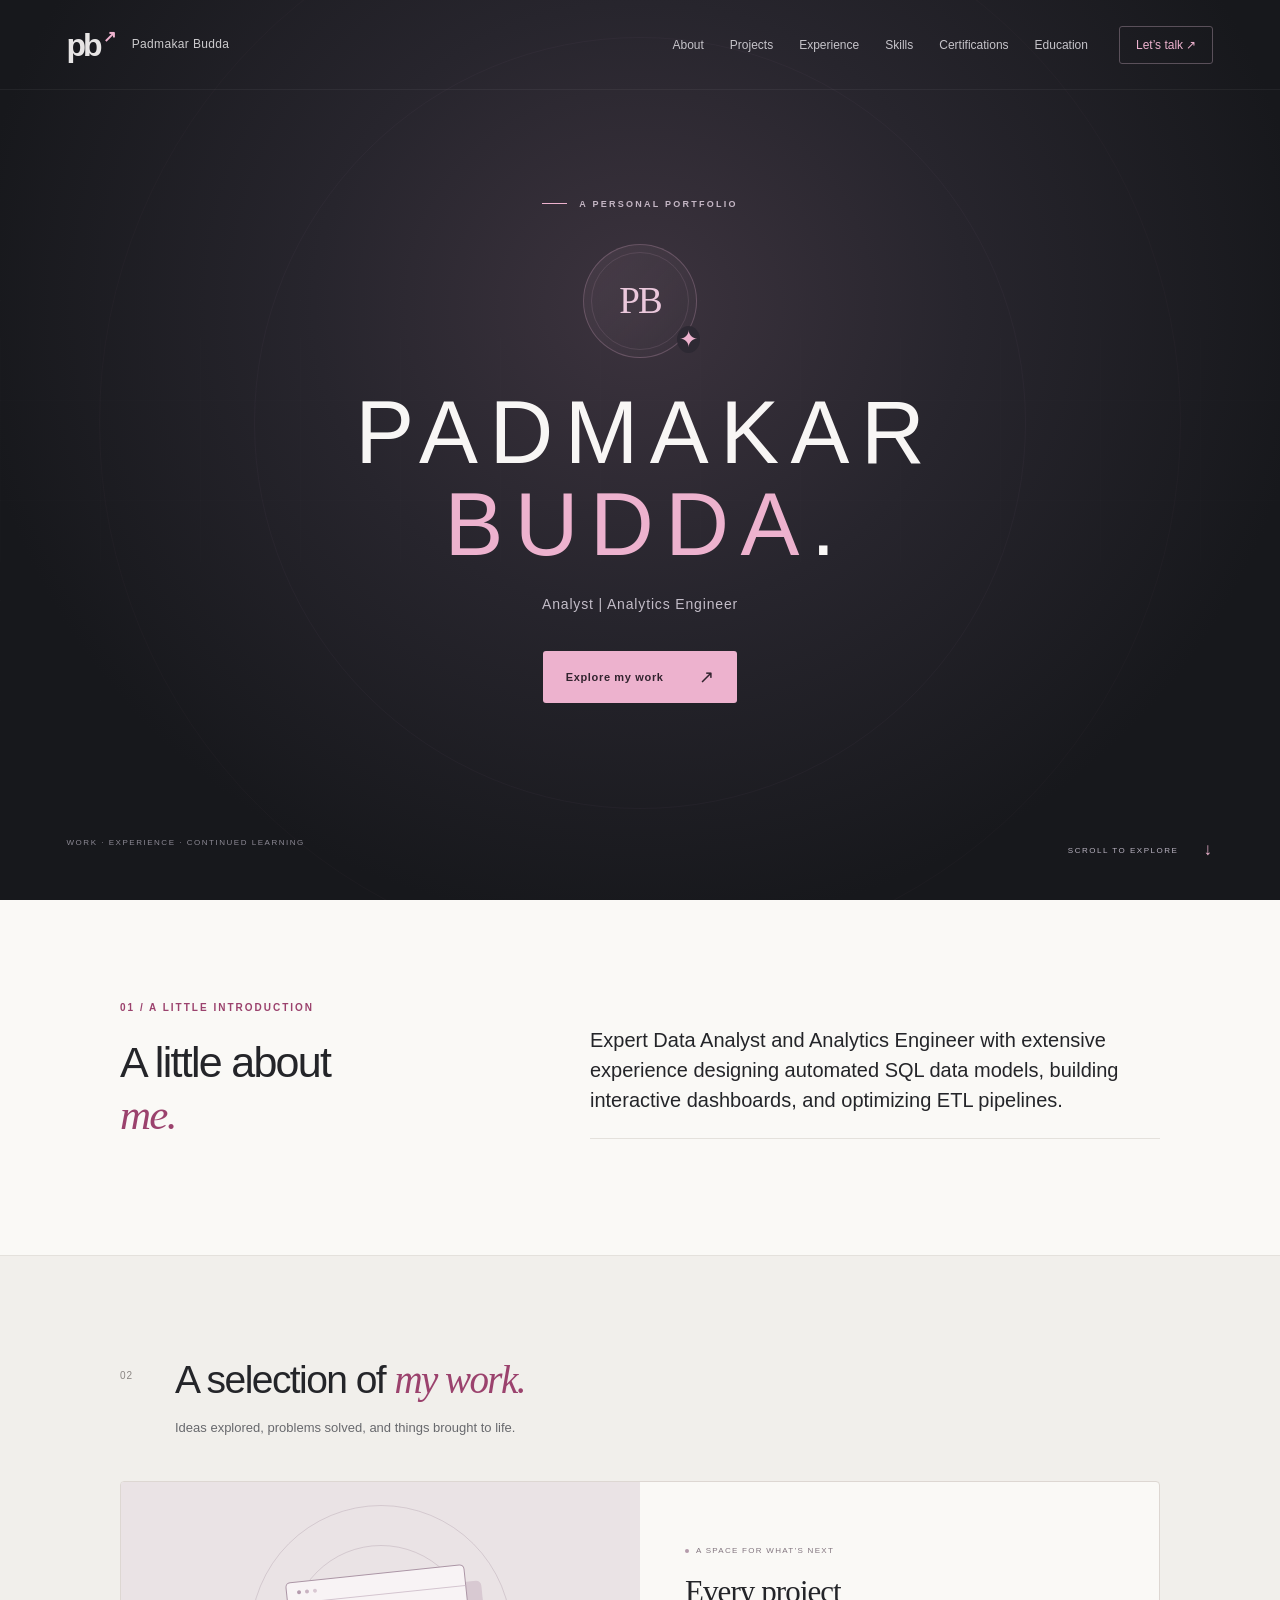
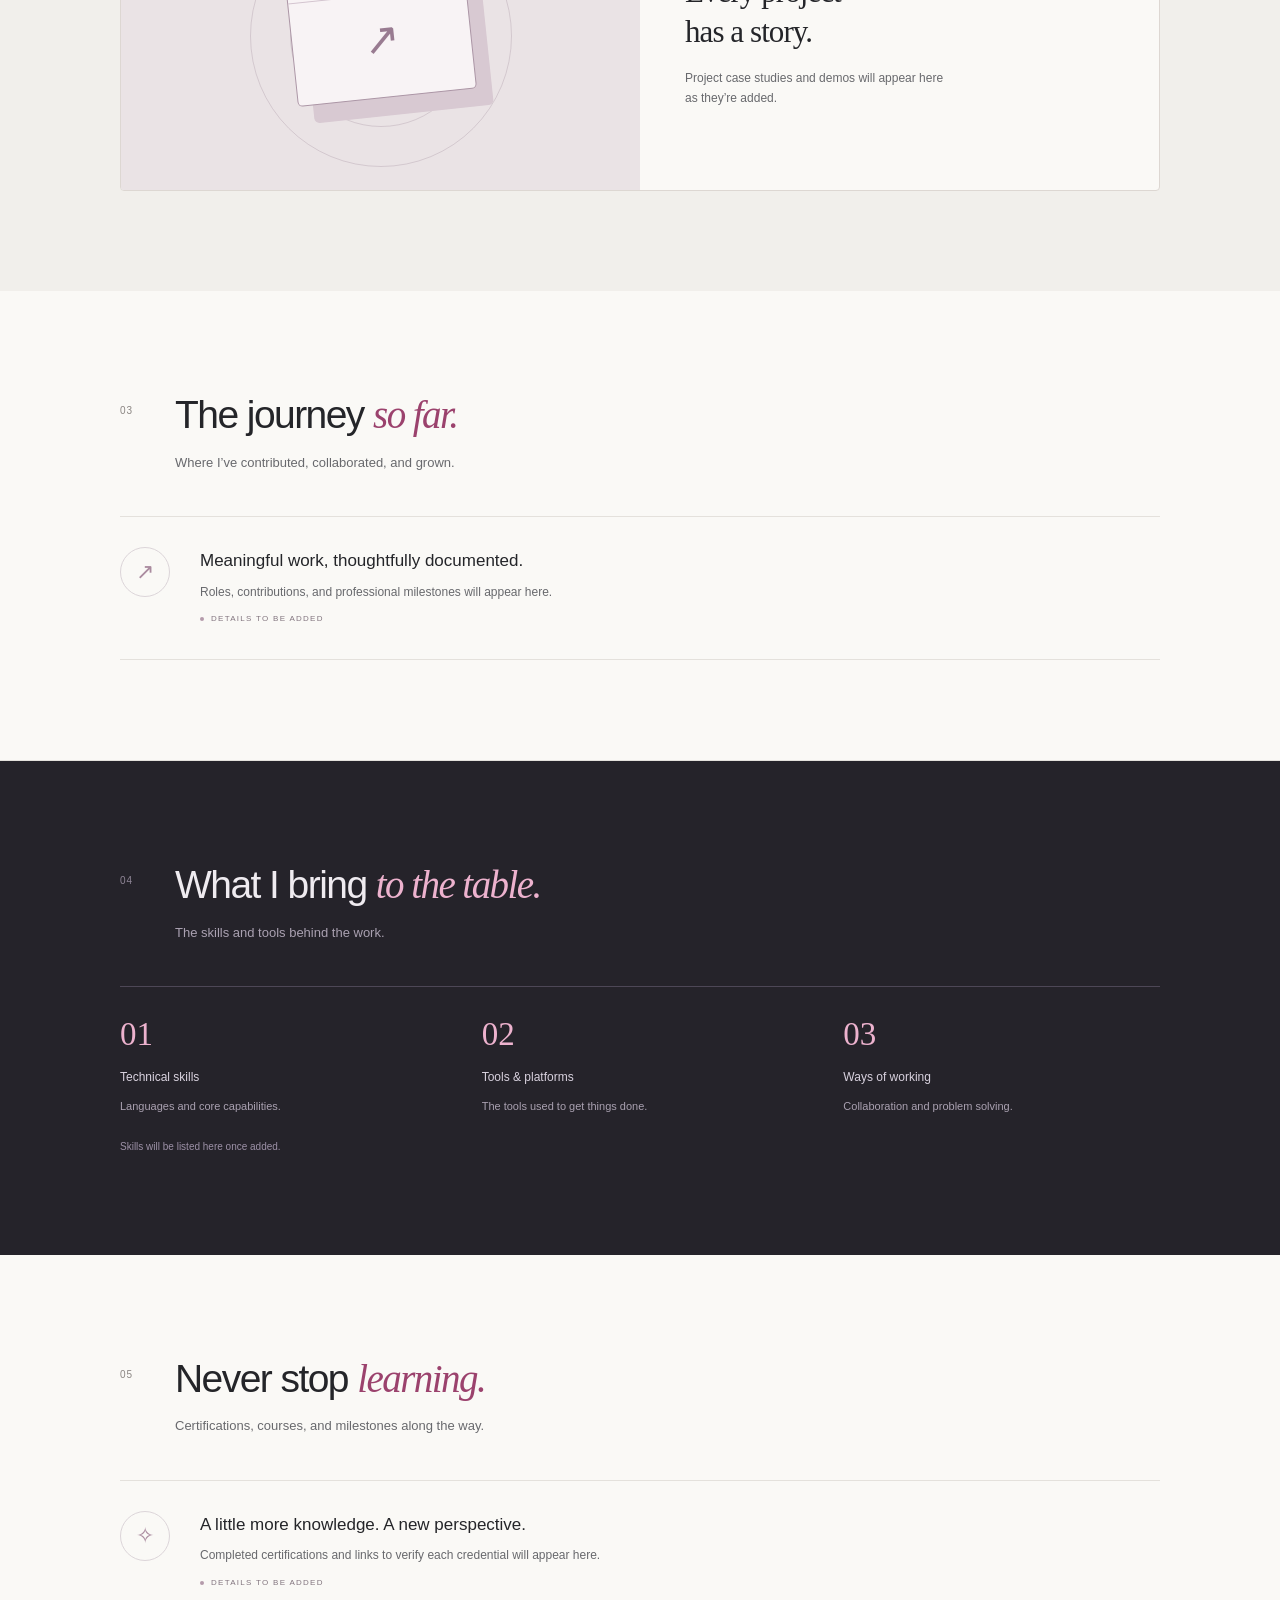
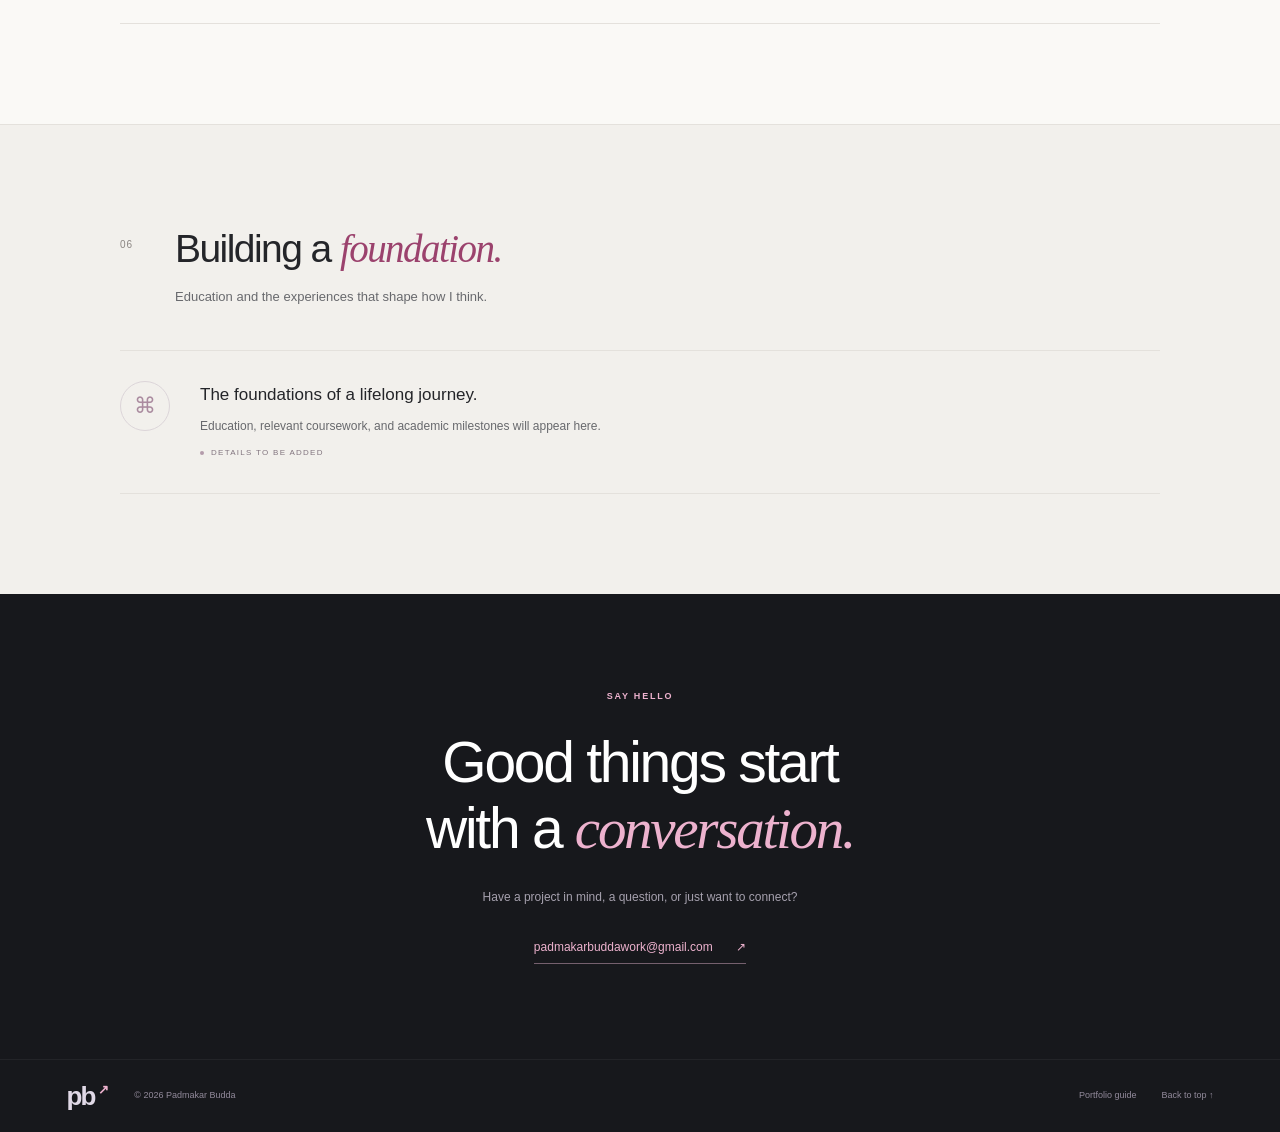
<file: index.html>
<!doctype html>
<html lang="en">
<head>
  <meta charset="utf-8">
  <meta name="viewport" content="width=device-width, initial-scale=1">
  <meta name="theme-color" content="#17181c">
  <meta name="description" content="Explore Padmakar Budda’s personal portfolio: projects, experience, skills, certifications, and continued learning.">
  <meta property="og:title" content="Padmakar Budda | Portfolio">
  <meta property="og:description" content="My work. My journey. A little of what comes next.">
  <meta property="og:url" content="https://padmakarbudda.github.io/">
  <link rel="canonical" href="https://padmakarbudda.github.io/">
  <title>Padmakar Budda | Portfolio</title>
  <link rel="icon" href="./assets/favicon.svg" type="image/svg+xml">
  <link rel="stylesheet" href="./styles.css">
  <script src="./content.js" defer></script>
  <script src="./app.js" defer></script>
</head>
<body>
  <a class="skip-link" href="#main">Skip to content</a>
  <div id="draft-banner" class="draft-banner" hidden>Local draft preview <span>Only visible in this browser.</span><a href="./editor.html">Back to editor ↗</a><a href="./index.html">Exit preview</a></div>
  <header class="site-header" id="site-header">
    <a class="brand" href="#home" aria-label="Portfolio home"><span class="brand-monogram" aria-hidden="true">pb<span>↗</span></span><span class="brand-name">Padmakar Budda</span></a>
    <button id="menu-toggle" class="menu-toggle" type="button" aria-controls="main-nav" aria-expanded="false"><span>Menu</span><svg width="20" height="20" viewBox="0 0 24 24" fill="none" aria-hidden="true"><path d="M4 8h16M4 16h16" stroke="currentColor" stroke-width="1.5"/></svg></button>
    <nav id="main-nav" class="main-nav" aria-label="Main navigation"></nav>
  </header>
  <main id="main">
    <section id="home" class="hero" aria-labelledby="hero-title">
      <div class="hero-grid" aria-hidden="true"></div>
      <div class="hero-inner">
        <p class="eyebrow hero-eyebrow"><span class="small-line"></span> A PERSONAL PORTFOLIO</p>
        <div class="portrait-wrap"><div class="portrait" id="hero-portrait"><span>PB</span></div><span class="portrait-spark" aria-hidden="true">✦</span></div>
        <h1 id="hero-title">PADMAKAR <span>BUDDA<span class="name-dot">.</span></span></h1>
        <p class="hero-role" id="hero-role" hidden></p>
        <p class="hero-tagline" id="hero-tagline">My work. My journey. A little of what comes next.</p>
        <div class="hero-actions"><a class="button button-primary" id="explore-button" href="#projects">Explore my work <span aria-hidden="true">↗</span></a><a class="text-link hero-github" id="hero-github" href="https://github.com/padmakarbudda" target="_blank" rel="noopener noreferrer">View GitHub <span aria-hidden="true">↗</span></a></div>
      </div>
      <div class="hero-bottom"><span>WORK · EXPERIENCE · CONTINUED LEARNING</span><a id="scroll-link" href="#about">SCROLL TO EXPLORE <span aria-hidden="true">↓</span></a></div>
    </section>
    <div id="sections"></div>
    <section id="contact" class="contact-section" aria-labelledby="contact-title">
      <div class="section-shell contact-shell"><p class="eyebrow">SAY HELLO</p><h2 id="contact-title">Good things start<br>with a <em>conversation.</em></h2><p class="contact-copy">Have a project in mind, a question, or just want to connect?</p><div id="contact-links" class="contact-links"></div></div>
    </section>
  </main>
  <footer class="site-footer"><a class="footer-brand" href="#home">pb<span>↗</span></a><p>© <span id="year"></span> <span id="footer-name">Padmakar Budda</span></p><div><a href="./guide.html">Portfolio guide</a><a href="#home">Back to top ↑</a></div></footer>
  <dialog id="project-dialog" class="project-dialog" aria-labelledby="dialog-title"><div class="dialog-top"><span class="eyebrow">PROJECT NOTES</span><button class="icon-button" id="close-dialog" type="button" aria-label="Close project details">×</button></div><div id="dialog-content"></div></dialog>
  <noscript><div class="noscript-note">Please enable JavaScript to view the portfolio sections. You can also find Padmakar on <a href="https://github.com/padmakarbudda">GitHub</a>.</div></noscript>
</body>
</html>
</file>
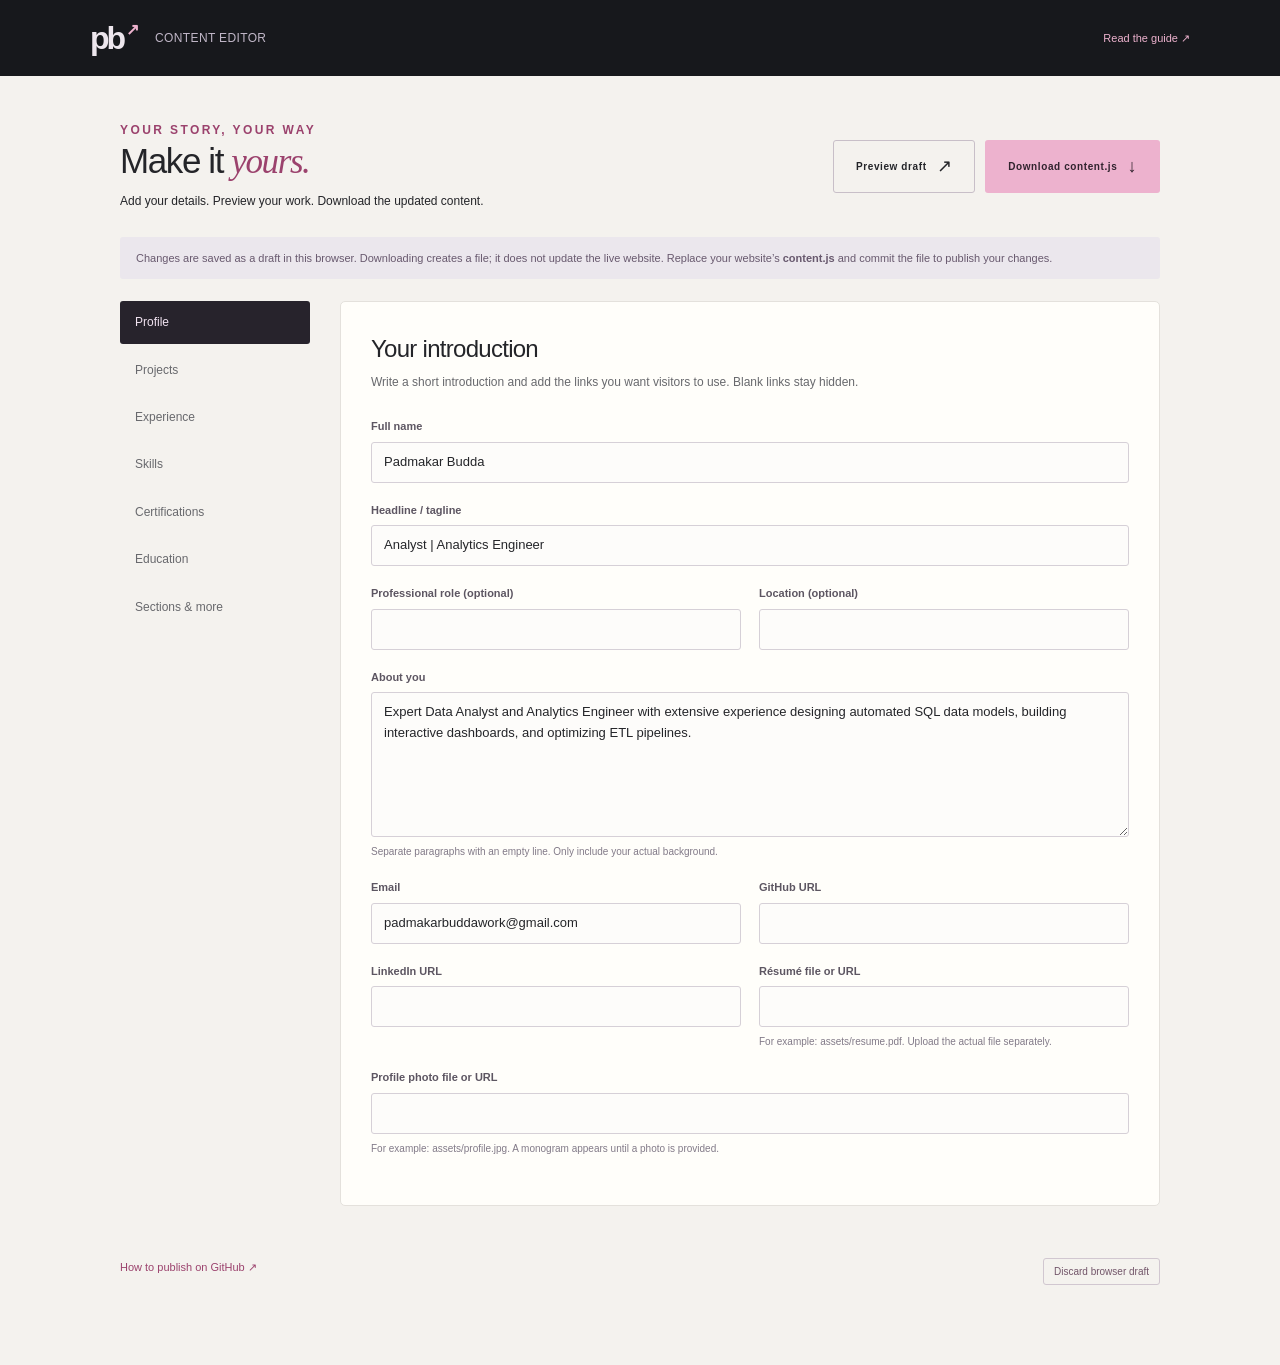
<file: editor.html>
<!doctype html>
<html lang="en">
<head><meta charset="utf-8"><meta name="viewport" content="width=device-width, initial-scale=1"><meta name="robots" content="noindex"><title>Content editor | Portfolio</title><link rel="icon" href="./assets/favicon.svg" type="image/svg+xml"><link rel="stylesheet" href="./styles.css"><script src="./content.js" defer></script><script src="./editor.js" defer></script></head>
<body class="editor-page"><header class="tool-header"><a class="brand" href="./index.html"><span class="brand-monogram">pb<span>↗</span></span><span class="brand-name">CONTENT EDITOR</span></a><a href="./guide.html">Read the guide ↗</a></header>
<main class="editor-wrap"><div class="editor-intro"><div><p class="eyebrow">YOUR STORY, YOUR WAY</p><h1>Make it <em>yours.</em></h1><p>Add your details. Preview your work. Download the updated content.</p></div><div class="editor-actions"><button class="button button-outline" id="preview-draft" type="button">Preview draft <span aria-hidden="true">↗</span></button><button class="button button-primary" id="download-content" type="button">Download content.js <span aria-hidden="true">↓</span></button></div></div>
<p class="editor-local-note">Changes are saved as a draft in this browser. Downloading creates a file; it does not update the live website. Replace your website’s <strong>content.js</strong> and commit the file to publish your changes.</p>
<div class="editor-layout"><div class="editor-tabs" id="editor-tabs" role="tablist" aria-label="Content sections" aria-orientation="vertical"></div><section class="editor-panel" id="editor-panel" role="tabpanel" tabindex="0"></section></div><p id="editor-status" class="editor-status" role="status" aria-live="polite"></p><div class="editor-bottom-links"><a href="./guide.html#publish">How to publish on GitHub ↗</a><button id="reset-draft" type="button" class="small-button">Discard browser draft</button></div></main>
<noscript><p class="guide-note">Enable JavaScript to use the editor. You can also update content.js directly in a text editor.</p></noscript></body></html>
</file>
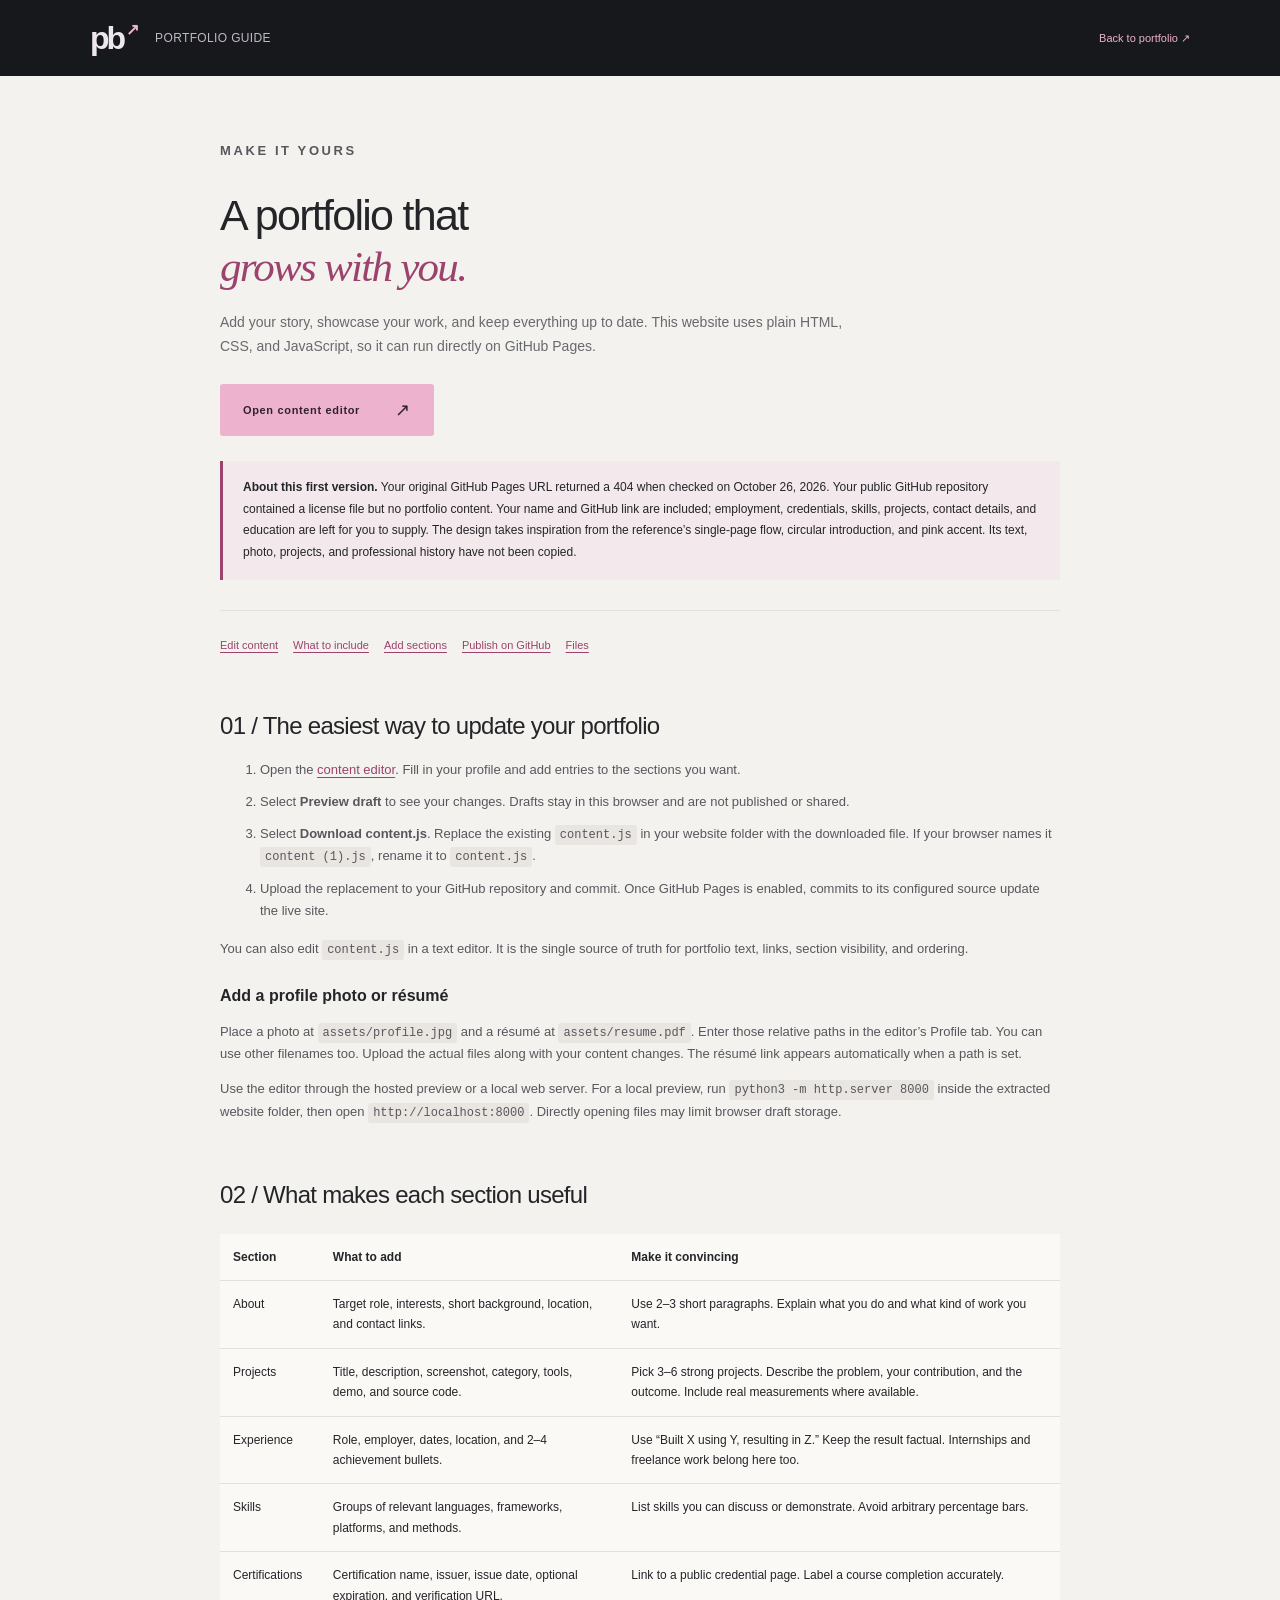
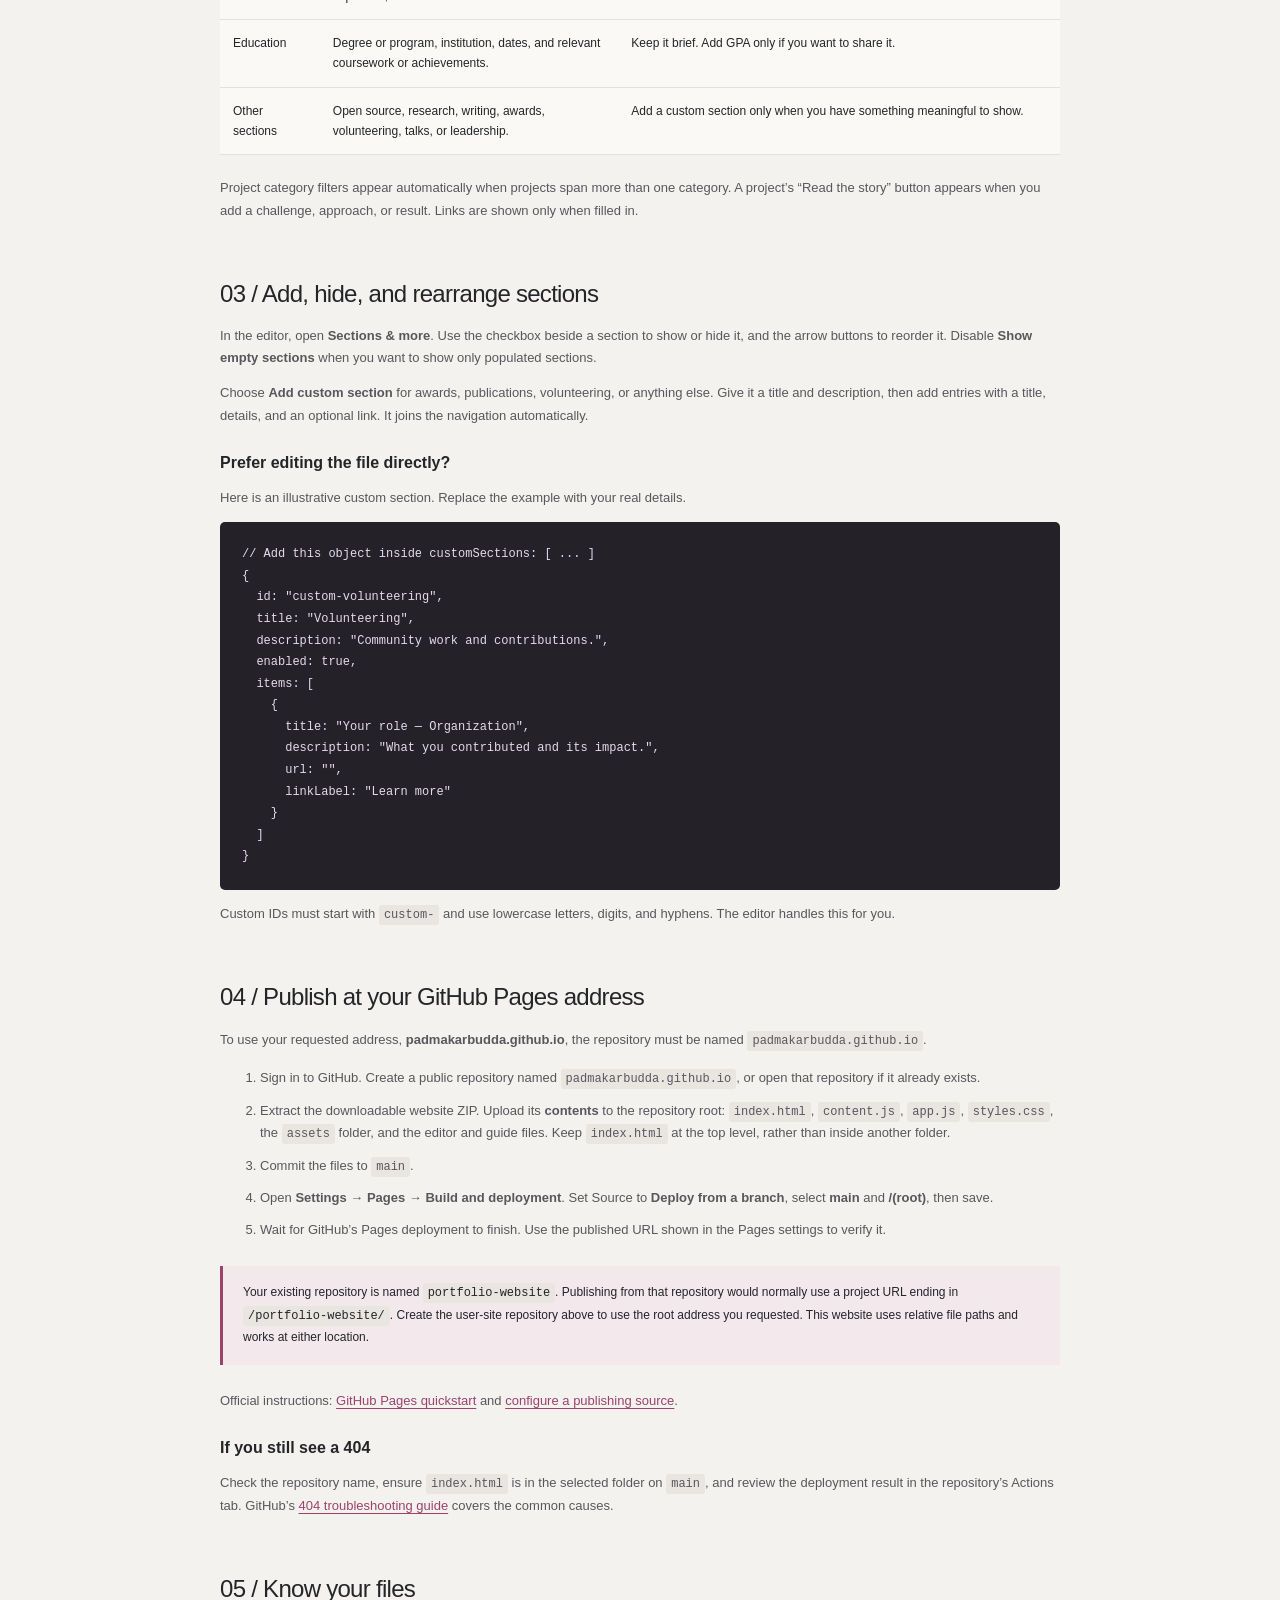
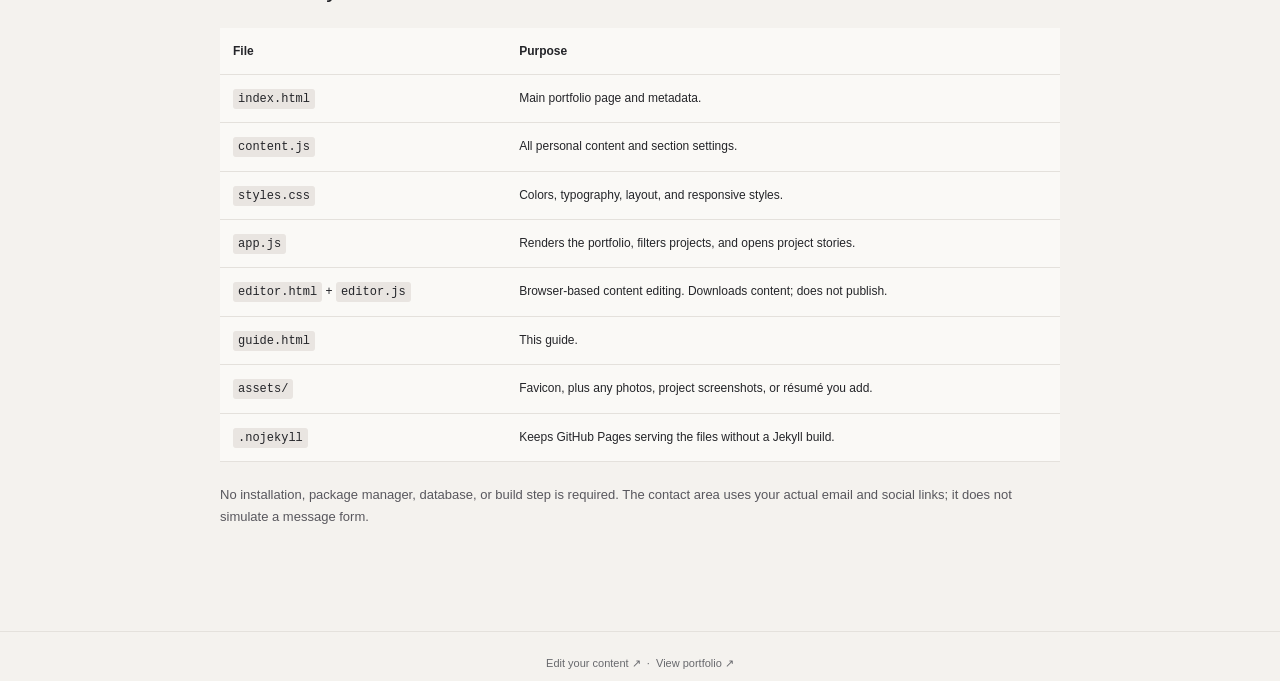
<file: guide.html>
<!doctype html>
<html lang="en">
<head><meta charset="utf-8"><meta name="viewport" content="width=device-width, initial-scale=1"><meta name="robots" content="noindex"><title>Portfolio guide | Padmakar Budda</title><link rel="icon" href="./assets/favicon.svg" type="image/svg+xml"><link rel="stylesheet" href="./styles.css"></head>
<body class="guide-page">
<header class="tool-header"><a class="brand" href="./index.html"><span class="brand-monogram">pb<span>↗</span></span><span class="brand-name">PORTFOLIO GUIDE</span></a><a href="./index.html">Back to portfolio ↗</a></header>
<main class="guide-main">
<p class="eyebrow">MAKE IT YOURS</p><h1>A portfolio that<br><em>grows with you.</em></h1>
<p class="lead">Add your story, showcase your work, and keep everything up to date. This website uses plain HTML, CSS, and JavaScript, so it can run directly on GitHub Pages.</p>
<a class="button button-primary" href="./editor.html">Open content editor <span aria-hidden="true">↗</span></a>
<div class="guide-note"><strong>About this first version.</strong> Your original GitHub Pages URL returned a 404 when checked on October 26, 2026. Your public GitHub repository contained a license file but no portfolio content. Your name and GitHub link are included; employment, credentials, skills, projects, contact details, and education are left for you to supply. The design takes inspiration from the reference’s single-page flow, circular introduction, and pink accent. Its text, photo, projects, and professional history have not been copied.</div>
<nav class="guide-toc" aria-label="Guide contents"><a href="#edit">Edit content</a><a href="#showcase">What to include</a><a href="#sections">Add sections</a><a href="#publish">Publish on GitHub</a><a href="#files">Files</a></nav>
<section id="edit"><h2>01 / The easiest way to update your portfolio</h2>
<ol><li>Open the <a href="./editor.html">content editor</a>. Fill in your profile and add entries to the sections you want.</li><li>Select <strong>Preview draft</strong> to see your changes. Drafts stay in this browser and are not published or shared.</li><li>Select <strong>Download content.js</strong>. Replace the existing <code>content.js</code> in your website folder with the downloaded file. If your browser names it <code>content (1).js</code>, rename it to <code>content.js</code>.</li><li>Upload the replacement to your GitHub repository and commit. Once GitHub Pages is enabled, commits to its configured source update the live site.</li></ol>
<p>You can also edit <code>content.js</code> in a text editor. It is the single source of truth for portfolio text, links, section visibility, and ordering.</p>
<h3>Add a profile photo or résumé</h3><p>Place a photo at <code>assets/profile.jpg</code> and a résumé at <code>assets/resume.pdf</code>. Enter those relative paths in the editor’s Profile tab. You can use other filenames too. Upload the actual files along with your content changes. The résumé link appears automatically when a path is set.</p>
<p>Use the editor through the hosted preview or a local web server. For a local preview, run <code>python3 -m http.server 8000</code> inside the extracted website folder, then open <code>http://localhost:8000</code>. Directly opening files may limit browser draft storage.</p></section>
<section id="showcase"><h2>02 / What makes each section useful</h2>
<table><thead><tr><th>Section</th><th>What to add</th><th>Make it convincing</th></tr></thead><tbody>
<tr><td>About</td><td>Target role, interests, short background, location, and contact links.</td><td>Use 2–3 short paragraphs. Explain what you do and what kind of work you want.</td></tr>
<tr><td>Projects</td><td>Title, description, screenshot, category, tools, demo, and source code.</td><td>Pick 3–6 strong projects. Describe the problem, your contribution, and the outcome. Include real measurements where available.</td></tr>
<tr><td>Experience</td><td>Role, employer, dates, location, and 2–4 achievement bullets.</td><td>Use “Built X using Y, resulting in Z.” Keep the result factual. Internships and freelance work belong here too.</td></tr>
<tr><td>Skills</td><td>Groups of relevant languages, frameworks, platforms, and methods.</td><td>List skills you can discuss or demonstrate. Avoid arbitrary percentage bars.</td></tr>
<tr><td>Certifications</td><td>Certification name, issuer, issue date, optional expiration, and verification URL.</td><td>Link to a public credential page. Label a course completion accurately.</td></tr>
<tr><td>Education</td><td>Degree or program, institution, dates, and relevant coursework or achievements.</td><td>Keep it brief. Add GPA only if you want to share it.</td></tr>
<tr><td>Other sections</td><td>Open source, research, writing, awards, volunteering, talks, or leadership.</td><td>Add a custom section only when you have something meaningful to show.</td></tr>
</tbody></table><p>Project category filters appear automatically when projects span more than one category. A project’s “Read the story” button appears when you add a challenge, approach, or result. Links are shown only when filled in.</p></section>
<section id="sections"><h2>03 / Add, hide, and rearrange sections</h2>
<p>In the editor, open <strong>Sections & more</strong>. Use the checkbox beside a section to show or hide it, and the arrow buttons to reorder it. Disable <strong>Show empty sections</strong> when you want to show only populated sections.</p>
<p>Choose <strong>Add custom section</strong> for awards, publications, volunteering, or anything else. Give it a title and description, then add entries with a title, details, and an optional link. It joins the navigation automatically.</p>
<h3>Prefer editing the file directly?</h3><p>Here is an illustrative custom section. Replace the example with your real details.</p>
<pre><code>// Add this object inside customSections: [ ... ]
{
  id: "custom-volunteering",
  title: "Volunteering",
  description: "Community work and contributions.",
  enabled: true,
  items: [
    {
      title: "Your role — Organization",
      description: "What you contributed and its impact.",
      url: "",
      linkLabel: "Learn more"
    }
  ]
}
</code></pre><p>Custom IDs must start with <code>custom-</code> and use lowercase letters, digits, and hyphens. The editor handles this for you.</p></section>
<section id="publish"><h2>04 / Publish at your GitHub Pages address</h2>
<p>To use your requested address, <strong>padmakarbudda.github.io</strong>, the repository must be named <code>padmakarbudda.github.io</code>.</p>
<ol><li>Sign in to GitHub. Create a public repository named <code>padmakarbudda.github.io</code>, or open that repository if it already exists.</li><li>Extract the downloadable website ZIP. Upload its <strong>contents</strong> to the repository root: <code>index.html</code>, <code>content.js</code>, <code>app.js</code>, <code>styles.css</code>, the <code>assets</code> folder, and the editor and guide files. Keep <code>index.html</code> at the top level, rather than inside another folder.</li><li>Commit the files to <code>main</code>.</li><li>Open <strong>Settings → Pages → Build and deployment</strong>. Set Source to <strong>Deploy from a branch</strong>, select <strong>main</strong> and <strong>/(root)</strong>, then save.</li><li>Wait for GitHub’s Pages deployment to finish. Use the published URL shown in the Pages settings to verify it.</li></ol>
<div class="guide-note">Your existing repository is named <code>portfolio-website</code>. Publishing from that repository would normally use a project URL ending in <code>/portfolio-website/</code>. Create the user-site repository above to use the root address you requested. This website uses relative file paths and works at either location.</div>
<p>Official instructions: <a href="https://docs.github.com/en/pages/quickstart" target="_blank" rel="noopener noreferrer">GitHub Pages quickstart</a> and <a href="https://docs.github.com/en/pages/getting-started-with-github-pages/configuring-a-publishing-source-for-your-github-pages-site" target="_blank" rel="noopener noreferrer">configure a publishing source</a>.</p>
<h3>If you still see a 404</h3><p>Check the repository name, ensure <code>index.html</code> is in the selected folder on <code>main</code>, and review the deployment result in the repository’s Actions tab. GitHub’s <a href="https://docs.github.com/en/pages/getting-started-with-github-pages/troubleshooting-404-errors-for-github-pages-sites" target="_blank" rel="noopener noreferrer">404 troubleshooting guide</a> covers the common causes.</p></section>
<section id="files"><h2>05 / Know your files</h2><table><thead><tr><th>File</th><th>Purpose</th></tr></thead><tbody><tr><td><code>index.html</code></td><td>Main portfolio page and metadata.</td></tr><tr><td><code>content.js</code></td><td>All personal content and section settings.</td></tr><tr><td><code>styles.css</code></td><td>Colors, typography, layout, and responsive styles.</td></tr><tr><td><code>app.js</code></td><td>Renders the portfolio, filters projects, and opens project stories.</td></tr><tr><td><code>editor.html</code> + <code>editor.js</code></td><td>Browser-based content editing. Downloads content; does not publish.</td></tr><tr><td><code>guide.html</code></td><td>This guide.</td></tr><tr><td><code>assets/</code></td><td>Favicon, plus any photos, project screenshots, or résumé you add.</td></tr><tr><td><code>.nojekyll</code></td><td>Keeps GitHub Pages serving the files without a Jekyll build.</td></tr></tbody></table>
<p>No installation, package manager, database, or build step is required. The contact area uses your actual email and social links; it does not simulate a message form.</p></section>
</main><footer class="tool-footer"><a href="./editor.html">Edit your content ↗</a> &nbsp;·&nbsp; <a href="./index.html">View portfolio ↗</a></footer>
</body></html>
</file>
<file: styles.css>
:root{--ink:#242529;--muted:#68696d;--paper:#faf9f6;--line:#e4e1dc;--dark:#17181c;--accent:#edb2ce;--accent-strong:#9b426d;--wash:#f3e9ed;--max:1120px;--sans:Inter,"Segoe UI",Arial,sans-serif;--serif:Georgia,"Times New Roman",serif}
*{box-sizing:border-box}html{scroll-behavior:smooth;scroll-padding-top:95px}body{margin:0;background:var(--paper);color:var(--ink);font-family:var(--sans);font-size:16px;line-height:1.7;-webkit-font-smoothing:antialiased}body[data-accent="sage"]{--accent:#b8c9ad;--accent-strong:#4a6945;--wash:#edf0e7}body[data-accent="blue"]{--accent:#afc6ed;--accent-strong:#385b96;--wash:#e8edf6}a{color:inherit;text-decoration:none}button,input,textarea,select{font:inherit}button,a,input,textarea,select{-webkit-tap-highlight-color:transparent}button{cursor:pointer}img{display:block;max-width:100%}button:focus-visible,a:focus-visible,input:focus-visible,textarea:focus-visible,select:focus-visible,summary:focus-visible{outline:3px solid var(--accent-strong);outline-offset:5px}button:disabled{cursor:default}[hidden]{display:none!important}::selection{background:var(--accent);color:var(--dark)}.skip-link{position:fixed;left:12px;top:-80px;background:white;color:var(--dark);padding:12px 20px;z-index:1000}.skip-link:focus{top:12px}.site-header{height:90px;position:absolute;top:0;left:0;width:100%;z-index:40;padding:0 5.2%;display:flex;align-items:center;justify-content:space-between;gap:28px;color:#e7e5e5;border-bottom:1px solid #ffffff0d}.brand{display:flex;align-items:center;gap:16px;flex-shrink:0}.brand-monogram{font-weight:600;font-size:32px;letter-spacing:-3px;line-height:1}.brand-monogram>span{font-size:16px;letter-spacing:0;color:var(--accent);vertical-align:top;margin-left:3px}.brand-name{font-size:12px;font-weight:500;letter-spacing:.03em;color:#cccbcd}.main-nav{display:flex;align-items:center;gap:26px}.main-nav>a{font-size:12px;line-height:2;color:#c6c4ca;transition:color .2s}.main-nav>a:hover,.main-nav>a.active{color:var(--accent)}.main-nav .nav-contact{border:1px solid #5a505a;border-radius:3px;padding:6px 16px;color:var(--accent);margin-left:5px}.menu-toggle{display:none;border:1px solid #555;background:transparent;color:inherit;padding:6px 10px;gap:8px;align-items:center;border-radius:3px;font-size:12px}.hero{min-height:850px;min-height:100svh;background:radial-gradient(ellipse at 50% 34%,#3c333e 0%,#27252d 36%,#17181c 74%);color:#f8f6f5;display:flex;flex-direction:column;align-items:center;justify-content:center;position:relative;overflow:hidden;padding:145px 24px 145px;text-align:center}.hero::before,.hero::after{content:"";position:absolute;left:50%;top:47%;border:1px solid #e3b1ce09;border-radius:50%;transform:translate(-50%,-50%);width:770px;height:770px;pointer-events:none}.hero::after{width:1080px;height:1080px;border-color:#e3b1ce06}.hero-grid{position:absolute;inset:0;background-image:linear-gradient(#ffffff02 1px,transparent 1px),linear-gradient(90deg,#ffffff02 1px,transparent 1px);background-size:100px 100px;mask-image:linear-gradient(to bottom,transparent,#000,transparent);pointer-events:none}.hero-inner{z-index:1;width:100%;max-width:900px}.eyebrow{font-size:10px;font-weight:600;letter-spacing:.2em;line-height:1.6;margin:0 0 28px;text-transform:uppercase;color:var(--accent-strong)}.hero-eyebrow{display:flex;align-items:center;justify-content:center;gap:12px;margin-bottom:33px;color:#c4b6c4;font-size:9px;letter-spacing:.25em}.small-line{height:1px;width:25px;background:var(--accent)}.portrait-wrap{position:relative;width:114px;height:114px;margin:0 auto 29px}.portrait{height:114px;width:114px;border:1px solid #ae88a25c;border-radius:50%;padding:7px;position:relative;display:flex;align-items:center;justify-content:center;background:linear-gradient(135deg,#b694a81c,#ffffff02)}.portrait::before{content:"";position:absolute;inset:7px;border:1px solid #e2b1cd22;border-radius:50%}.portrait>span{font-family:var(--serif);font-size:37px;font-weight:normal;color:#ebc8dc;letter-spacing:-2px}.portrait img{width:98px;height:98px;border-radius:50%;object-fit:cover}.portrait-spark{position:absolute;bottom:5px;right:-3px;color:var(--accent);font-size:23px;line-height:1;background:#2d2933;padding:2px;border-radius:50%}h1{font-size:clamp(48px,6.9vw,94px);font-weight:400;line-height:1.04;letter-spacing:.13em;margin:0 0 22px;padding-left:.13em}h1>span{display:block;color:var(--accent)}.name-dot{color:#faf8f7}.hero-tagline{font-size:14px;letter-spacing:.06em;color:#c3bdc8;margin:0 auto;max-width:600px}.hero-role{font-size:16px;color:var(--accent);margin:0 0 10px}.hero-actions{margin-top:34px;display:flex;align-items:center;justify-content:center;gap:28px}.button{display:inline-flex;align-items:center;justify-content:center;gap:35px;min-height:48px;padding:10px 22px;border-radius:3px;font-size:11px;letter-spacing:.06em;font-weight:600;border:1px solid transparent;transition:transform .2s,background .2s}.button-primary{color:#31232e;background:var(--accent)}.button-primary:hover{background:#f6cadf;transform:translateY(-2px)}.button>span{font-size:18px;font-weight:400}.text-link{display:inline-flex;align-items:center;gap:15px;font-size:12px;border-bottom:1px solid transparent}.text-link:hover{border-bottom-color:currentColor}.hero-github{color:#d5cfd9}.hero-bottom{position:absolute;bottom:35px;left:5.2%;right:5.2%;display:flex;justify-content:space-between;gap:18px;color:#8c8994;font-size:8px;letter-spacing:.19em;z-index:1}.hero-bottom a{color:#b8b2c0;display:flex;gap:25px;align-items:center}.hero-bottom a span{font-size:17px;color:var(--accent)}.section-shell{max-width:var(--max);margin:0 auto;padding:100px 40px}.section-heading{display:flex;align-items:flex-start;gap:20px;margin-bottom:42px}.section-number{width:35px;flex-shrink:0;font-size:10px;letter-spacing:.1em;padding-top:11px;color:#8b8683}.section-heading h2{font-size:39px;letter-spacing:-.04em;line-height:1.25;font-weight:400;margin:0}.section-heading h2 em{font-family:var(--serif);font-weight:400;color:var(--accent-strong)}.section-description{font-size:13px;color:var(--muted);margin:12px 0 0;max-width:570px}.about-section{border-bottom:1px solid var(--line)}.about-layout{display:grid;grid-template-columns:.8fr 1.2fr;gap:90px;align-items:start}.about-heading .eyebrow{margin:0 0 20px}.about-heading h2{font-size:43px;font-weight:400;line-height:1.22;letter-spacing:-.04em;margin:0}.about-heading h2 em{font-family:var(--serif);color:var(--accent-strong);font-weight:400}.about-body{font-size:15px;line-height:1.9;color:#57585d;padding-top:25px}.about-body p{margin:0 0 15px}.about-body p:first-child{font-size:20px;color:var(--ink);line-height:1.5}.about-meta{margin-top:23px;border-top:1px solid var(--line);padding-top:16px;display:flex;flex-wrap:wrap;gap:10px 25px;font-size:11px;color:var(--muted)}.about-meta a{color:var(--accent-strong);display:inline-flex;gap:10px}.projects-section{background:#f1efeb}.section-topline{display:flex;justify-content:space-between;align-items:center;gap:20px}.section-topline>.text-link{white-space:nowrap;color:var(--accent-strong)}.project-filters{display:flex;flex-wrap:wrap;gap:8px;margin:-10px 0 26px 55px}.filter-button{border:1px solid #d9d5ce;border-radius:30px;padding:6px 16px;background:transparent;color:#67636b;font-size:11px;transition:background .15s}.filter-button:hover{background:#e8e4e0}.filter-button[aria-pressed="true"]{background:var(--dark);border-color:var(--dark);color:white}.project-grid{display:grid;grid-template-columns:repeat(2,minmax(0,1fr));gap:32px}.project-card{background:var(--paper);border:1px solid #e4e0db;border-radius:5px;overflow:hidden;display:flex;flex-direction:column}.project-art{height:220px;display:flex;align-items:center;justify-content:center;background:linear-gradient(140deg,#39333d,#232329);position:relative;overflow:hidden}.project-art::after{content:"";position:absolute;inset:22px;border:1px solid #ffffff14;border-radius:3px}.project-art>img{width:100%;height:100%;object-fit:cover}.project-art>span{font-family:var(--serif);font-size:65px;color:var(--accent);opacity:.8}.project-card:nth-child(2n) .project-art{background:linear-gradient(140deg,#e2d7da,#cec4c8)}.project-card:nth-child(2n) .project-art>span{color:#60485b}.project-card-body{padding:27px 28px;display:flex;flex:1;flex-direction:column}.project-category{font-size:9px;letter-spacing:.15em;color:var(--accent-strong);text-transform:uppercase;margin:0 0 10px}.project-card h3{font-size:22px;line-height:1.3;letter-spacing:-.03em;margin:0 0 12px;font-weight:500}.project-card-body>p:not(.project-category){font-size:13px;line-height:1.8;color:var(--muted);margin:0 0 18px}.tags{display:flex;flex-wrap:wrap;gap:6px;margin:0 0 20px}.tag{border:1px solid var(--line);border-radius:3px;color:#68636c;padding:2px 8px;font-size:9px}.project-links{margin-top:auto;display:flex;align-items:center;flex-wrap:wrap;gap:18px}.project-links a,.project-links button{font-size:11px;color:var(--accent-strong);padding:0;background:none;border:0;border-bottom:1px solid transparent;text-decoration:none}.project-links a:hover,.project-links button:hover{border-bottom-color:currentColor}.empty-projects{display:grid;grid-template-columns:1fr 1fr;min-height:310px;border:1px solid #ddd7d2;background:#faf9f6;border-radius:4px;overflow:hidden}.empty-art{background:#eae3e5;position:relative;display:flex;align-items:center;justify-content:center;min-height:240px;overflow:hidden}.empty-art::before,.empty-art::after{content:"";position:absolute;border:1px solid #b2a0ac66;border-radius:50%;width:260px;height:260px}.empty-art::after{width:180px;height:180px}.empty-art .art-window{width:180px;height:125px;z-index:1;border:1px solid #ac96a6;border-radius:5px;background:#f8f3f5;box-shadow:15px 18px 0 #d8c9d2;transform:rotate(-6deg);text-align:center;display:flex;align-items:center;justify-content:center;position:relative}.art-window::before{content:"";position:absolute;top:20px;left:0;right:0;border-top:1px solid #d4c5d0}.art-window>span{font-family:var(--serif);font-size:44px;color:#997b91;margin-top:10px}.art-window>i{position:absolute;top:8px;left:10px;width:4px;height:4px;border-radius:50%;background:#b59bae;box-shadow:8px 0 #c9b3c2,16px 0 #d9c8d3}.empty-project-copy{display:flex;flex-direction:column;align-items:flex-start;justify-content:center;padding:35px 45px}.draft-label{font-size:8px;letter-spacing:.16em;line-height:1.5;display:inline-flex;gap:7px;align-items:center;color:#82757f;text-transform:uppercase;margin:0 0 15px}.draft-label::before{content:"";height:4px;width:4px;background:#b49bab;border-radius:50%}.empty-project-copy h3{font-family:var(--serif);font-weight:400;font-size:31px;line-height:1.3;margin:0 0 15px;letter-spacing:-.03em}.empty-project-copy>p{font-size:12px;max-width:270px;color:var(--muted);margin:0 0 18px}.empty-project-copy .text-link{font-size:11px;color:var(--accent-strong)}.experience-section{border-bottom:1px solid var(--line)}.empty-line{border-top:1px solid var(--line);border-bottom:1px solid var(--line);padding:30px 0;display:flex;align-items:flex-start;gap:30px}.empty-symbol{width:50px;height:50px;flex-shrink:0;border:1px solid #dcd5d9;border-radius:50%;display:grid;place-items:center;font-size:22px;color:#aa8b9f}.empty-line h3{font-size:17px;margin:0 0 6px;font-weight:500}.empty-line p{font-size:12px;color:var(--muted);margin:0;max-width:590px}.empty-line .draft-label{margin-top:10px;margin-bottom:0}.timeline-entry{position:relative;display:grid;grid-template-columns:220px 1fr;gap:45px;padding:34px 0;border-top:1px solid var(--line)}.timeline-entry:last-child{padding-bottom:0}.entry-date{font-size:11px;color:var(--muted);padding-top:5px}.timeline-entry h3{font-size:22px;font-weight:500;letter-spacing:-.03em;line-height:1.4;margin:0 0 2px}.entry-company{font-size:12px;color:var(--accent-strong);margin:0 0 15px}.timeline-entry ul{margin:0;padding-left:18px;font-size:13px;color:var(--muted)}.timeline-entry .tags{margin-top:15px;margin-bottom:0}.skills-section{background:#25232a;color:#efebf0}.skills-section .section-number{color:#8f8596}.skills-section .section-heading h2 em{color:var(--accent)}.skills-section .section-description{color:#aaa1b1}.skills-grid{display:grid;grid-template-columns:repeat(3,minmax(0,1fr));gap:36px}.skill-group{border-top:1px solid #57515e;padding-top:20px}.skill-group h3{font-size:10px;letter-spacing:.14em;font-weight:500;text-transform:uppercase;color:var(--accent);margin:0 0 18px}.skill-pills{display:flex;flex-wrap:wrap;gap:8px}.skill-pill{font-size:12px;color:#ddd5e2;border:1px solid #4d4756;padding:6px 12px;border-radius:3px}.empty-skills{border-top:1px solid #4d4756;display:grid;grid-template-columns:repeat(3,minmax(0,1fr));gap:45px;padding-top:28px}.empty-skill-block>span{font-family:var(--serif);font-size:33px;color:var(--accent);line-height:1.2;display:block;margin-bottom:12px}.empty-skill-block h3{font-size:12px;color:#d9d2df;font-weight:400;margin:0 0 10px}.empty-skill-block p{font-size:11px;color:#aaa1b1;margin:0}.empty-skills-note{font-size:10px;color:#9d91a7;margin:22px 0 0}.certifications-section{border-bottom:1px solid var(--line)}.credential-list{display:grid;grid-template-columns:repeat(2,minmax(0,1fr));gap:18px}.credential-card{padding:24px;border:1px solid var(--line);background:#fffefa;border-radius:4px;display:flex;gap:20px;align-items:flex-start}.credential-icon{width:40px;height:44px;flex-shrink:0;background:var(--wash);color:var(--accent-strong);display:grid;place-items:center;border-radius:50% 50% 5px 5px;font-size:21px}.credential-card h3{font-size:16px;line-height:1.5;font-weight:500;margin:0 0 6px}.credential-card p{font-size:11px;color:var(--muted);margin:0 0 7px}.credential-card a{font-size:10px;color:var(--accent-strong)}.education-section{background:#f2f0ec}.education-list{display:grid;grid-template-columns:repeat(2,minmax(0,1fr));gap:35px}.education-card{border-top:1px solid #d4d0ca;padding-top:25px}.education-card h3{font-size:22px;font-weight:400;letter-spacing:-.02em;line-height:1.4;margin:0 0 8px}.education-card p{font-size:12px;color:var(--muted);margin:0 0 8px}.education-card .school{color:var(--accent-strong)}.custom-section{border-bottom:1px solid var(--line)}.custom-grid{display:grid;grid-template-columns:repeat(2,minmax(0,1fr));gap:30px}.custom-item{padding:24px 0;border-top:1px solid var(--line)}.custom-item h3{font-size:20px;font-weight:400;line-height:1.4;margin:0 0 8px}.custom-item p{font-size:13px;color:var(--muted);white-space:pre-line;margin:0 0 12px}.custom-item a{font-size:11px;color:var(--accent-strong)}.contact-section{background:#17181c;color:white;text-align:center;position:relative;overflow:hidden}.contact-shell{padding-top:95px;padding-bottom:95px;position:relative;z-index:1}.contact-shell .eyebrow{color:var(--accent);font-size:9px;margin-bottom:25px}.contact-shell h2{font-size:clamp(35px,4.5vw,57px);font-weight:400;line-height:1.16;letter-spacing:-.04em;margin:0 0 25px}.contact-shell h2 em{font-family:var(--serif);font-weight:400;color:var(--accent)}.contact-copy{font-size:12px;color:#a6a1ae;margin:0 0 30px}.contact-links{display:flex;align-items:center;justify-content:center;flex-wrap:wrap;gap:25px}.contact-links>a{color:var(--accent);font-size:12px;border-bottom:1px solid #75606e;padding-bottom:5px}.contact-links>a span{margin-left:20px}.site-footer{background:#17181c;color:#928a9b;border-top:1px solid #ffffff0d;padding:23px 5.2%;display:flex;align-items:center;gap:25px;justify-content:space-between;font-size:9px}.footer-brand{font-size:26px;font-weight:600;letter-spacing:-2px;color:#e0d8e6;line-height:1}.footer-brand>span{font-size:13px;color:var(--accent);vertical-align:top;letter-spacing:0;margin-left:4px}.site-footer p{margin:0 auto 0 0}.site-footer>div{display:flex;gap:25px}.site-footer a:hover{color:var(--accent)}.project-dialog{background:var(--paper);border:1px solid var(--line);border-radius:7px;max-width:650px;width:calc(100% - 32px);padding:30px;color:var(--ink);max-height:85svh;overflow:auto}.project-dialog::backdrop{background:#141118bd;backdrop-filter:blur(4px)}.dialog-top{display:flex;justify-content:space-between;align-items:center;gap:20px}.dialog-top .eyebrow{margin:0}.icon-button{background:transparent;border:1px solid var(--line);font-size:24px;line-height:1;width:34px;height:34px;border-radius:50%;color:var(--ink)}.project-dialog h2{font-size:30px;line-height:1.3;font-weight:400;letter-spacing:-.03em;margin:25px 0 15px}.project-dialog h3{font-size:11px;text-transform:uppercase;letter-spacing:.1em;color:var(--accent-strong);margin:25px 0 8px}.project-dialog p{font-size:14px;color:var(--muted);white-space:pre-line}.draft-banner{padding:12px 20px;background:#f8dfb5;color:#493321;font-size:12px;display:flex;flex-wrap:wrap;justify-content:center;gap:20px;position:relative;z-index:45}.draft-banner span{opacity:.8}.draft-banner a{border-bottom:1px solid currentColor}.draft-banner:not([hidden])~.site-header{top:46px}.noscript-note{padding:20px;text-align:center;background:white}.noscript-note a{text-decoration:underline}.guide-page,.editor-page{background:#f4f2ee}.tool-header{background:var(--dark);color:#ede6ed;padding:22px max(24px,calc((100vw - 1100px)/2));display:flex;align-items:center;justify-content:space-between;gap:25px}.tool-header .brand-name{color:#c1b7c8}.tool-header>a:last-child{font-size:11px;color:var(--accent)}.guide-main{max-width:900px;margin:0 auto;padding:65px 30px 90px}.guide-main h1,.editor-intro h1{color:var(--ink);font-size:43px;letter-spacing:-.04em;line-height:1.2;padding:0;margin:0 0 18px}.guide-main h1 em,.editor-intro h1 em{font-family:var(--serif);font-weight:400;color:var(--accent-strong)}.guide-main .lead,.editor-intro>p{font-size:14px;color:var(--muted);max-width:650px;margin:0 0 25px}.guide-note{background:var(--wash);border-left:3px solid var(--accent-strong);padding:16px 20px;font-size:12px;line-height:1.8;margin:25px 0}.guide-main section{margin-top:55px}.guide-main h2{font-size:24px;line-height:1.4;font-weight:500;letter-spacing:-.03em;margin:0 0 15px}.guide-main h3{font-size:16px;line-height:1.4;margin:25px 0 10px}.guide-main p,.guide-main li{font-size:13px;color:#58575d}.guide-main li{margin-bottom:10px}.guide-main a:not(.button){color:var(--accent-strong);text-decoration:underline;text-underline-offset:3px}.guide-main code{background:#e9e5e1;padding:3px 5px;border-radius:3px;font-size:12px}.guide-main pre{background:#242129;color:#e5dbe7;border-radius:5px;padding:22px;overflow-x:auto;font-size:12px;line-height:1.8}.guide-main pre code{padding:0;background:none;font-size:inherit}.guide-main table{width:100%;border-collapse:collapse;margin:22px 0;background:#faf9f6}.guide-main th,.guide-main td{font-size:12px;text-align:left;vertical-align:top;border-bottom:1px solid var(--line);padding:13px}.guide-main th{font-weight:600}.guide-toc{display:flex;flex-wrap:wrap;gap:15px;font-size:11px;padding-top:25px;border-top:1px solid var(--line);margin-top:30px}.tool-footer{border-top:1px solid var(--line);padding:22px;text-align:center;font-size:11px;color:var(--muted)}.editor-wrap{max-width:1100px;margin:0 auto;padding:45px 30px 80px}.editor-intro{display:flex;align-items:center;justify-content:space-between;gap:25px;margin-bottom:25px}.editor-intro h1{font-size:35px;margin-bottom:8px}.editor-intro p{margin:0;font-size:12px}.editor-actions{display:flex;gap:10px;flex-wrap:wrap}.editor-actions .button{gap:10px;font-size:10px;min-height:42px;white-space:nowrap}.button-outline{color:var(--ink);background:transparent;border:1px solid #c8bfc8}.editor-layout{display:grid;grid-template-columns:190px 1fr;gap:30px}.editor-tabs{display:flex;flex-direction:column;gap:5px;align-self:start;position:sticky;top:20px}.editor-tabs button{text-align:left;border:0;background:none;padding:11px 15px;border-radius:3px;font-size:12px;color:var(--muted)}.editor-tabs button[aria-selected="true"]{background:#27232c;color:#f1e3f1}.editor-tabs button:hover{background:#e9e4e8;color:var(--ink)}.editor-tabs button[aria-selected="true"]:hover{background:#27232c;color:white}.editor-panel{background:#fffefa;border:1px solid var(--line);border-radius:5px;padding:30px;min-width:0}.editor-panel h2{font-size:24px;margin:0 0 6px;line-height:1.4;font-weight:500;letter-spacing:-.03em}.editor-panel .panel-description{font-size:12px;color:var(--muted);margin:0 0 25px}.field{display:flex;flex-direction:column;gap:6px;margin-bottom:18px}.field label{font-size:11px;font-weight:600;color:#5d5662}.field input,.field textarea,.field select{width:100%;padding:9px 12px;border:1px solid #d6d0d7;background:#fdfcfa;border-radius:3px;font-size:13px;color:var(--ink);line-height:1.6}.field textarea{min-height:95px;resize:vertical}.field-help{font-size:10px;color:#827a88;margin:0}.field-grid{display:grid;grid-template-columns:1fr 1fr;gap:0 18px}.editor-item{border:1px solid #ddd7dd;border-radius:4px;padding:22px;margin-bottom:20px;background:#fbfaf8}.editor-item h3{font-size:13px;margin:0;font-weight:500}.editor-item-top{display:flex;align-items:center;justify-content:space-between;gap:10px;margin-bottom:18px}.item-controls{display:flex;gap:5px}.small-button{border:1px solid #d1c7d0;border-radius:3px;background:transparent;color:#725569;padding:4px 10px;font-size:10px}.small-button:disabled{opacity:.35}.add-item{font-size:12px;width:100%;padding:12px;border:1px dashed #bcaab8;border-radius:4px;background:var(--wash);color:var(--accent-strong)}.editor-status{font-size:11px;color:#726577;margin:12px 0 0;min-height:20px}.editor-status.error{color:#a43737}.editor-local-note{font-size:11px;background:#ebe7ed;color:#68596e;padding:12px 16px;border-radius:3px;margin-bottom:22px;line-height:1.7}.toggle-row{display:flex;align-items:center;justify-content:space-between;gap:20px;border-bottom:1px solid var(--line);padding:14px 0;font-size:12px}.toggle-row>label{display:flex;align-items:center;gap:10px}.toggle-row input{accent-color:var(--accent-strong);width:16px;height:16px}.section-tools{display:flex;gap:5px}.editor-empty{font-size:12px;color:var(--muted);padding:20px;border:1px dashed var(--line);margin-bottom:20px}.editor-bottom-links{margin-top:20px;display:flex;justify-content:space-between;gap:20px;font-size:11px;color:var(--accent-strong)}.preview-warning{color:#77647e;font-size:11px;margin:10px 0 0}
@media(min-width:1600px){.hero{min-height:900px}.site-header{padding-left:max(5.2%,calc((100vw - 1400px)/2));padding-right:max(5.2%,calc((100vw - 1400px)/2))}}@media(max-width:1100px){.main-nav{gap:18px}.brand-name{display:none}.about-layout{gap:50px}.section-shell{padding-left:35px;padding-right:35px}.section-heading h2{font-size:35px}}@media(max-width:800px){.site-header{height:76px;padding:0 25px}.brand-name{display:inline;font-size:11px}.menu-toggle{display:flex}.main-nav{display:none;position:absolute;top:75px;left:0;right:0;background:#211f26;border-bottom:1px solid #4a424c;padding:20px 25px;align-items:stretch;flex-direction:column;gap:0;box-shadow:0 15px 25px #0003}.main-nav.is-open{display:flex}.main-nav>a{font-size:13px;padding:10px 0}.main-nav .nav-contact{margin:10px 0 0;align-self:flex-start;padding:7px 20px}.hero{min-height:800px;min-height:100svh;padding:130px 24px 130px}.hero-bottom{left:25px;right:25px}.hero-bottom>span{display:none}.hero-bottom a{margin-left:auto}.hero h1{font-size:clamp(42px,10vw,75px)}.hero-tagline{font-size:12px;max-width:360px}.about-layout{grid-template-columns:1fr;gap:20px}.about-heading h2{font-size:38px}.about-heading h2 br{display:none}.about-body{padding-top:0}.section-shell{padding:75px 28px}.section-heading{gap:10px}.section-number{width:25px}.section-heading h2{font-size:31px}.section-description{font-size:12px}.section-topline{align-items:flex-start}.section-topline>.text-link{font-size:10px;margin-top:10px}.empty-projects{grid-template-columns:1fr 1.2fr;min-height:270px}.empty-project-copy{padding:28px}.empty-project-copy h3{font-size:26px}.project-grid{gap:20px}.project-art{height:175px}.project-card-body{padding:22px}.project-card h3{font-size:20px}.project-filters{margin-left:35px}.timeline-entry{grid-template-columns:155px 1fr;gap:25px}.skills-grid{grid-template-columns:repeat(2,minmax(0,1fr))}.empty-skills{gap:25px}.credential-list{grid-template-columns:1fr}.editor-intro{flex-direction:column;align-items:flex-start}.editor-layout{grid-template-columns:155px 1fr;gap:20px}.editor-panel{padding:22px}.editor-wrap{padding:30px 22px 60px}.field-grid{grid-template-columns:1fr}}@media(max-width:540px){.hero{padding-top:125px;padding-bottom:110px}.hero h1{font-size:clamp(36px,10.6vw,58px);letter-spacing:.09em;padding-left:.09em}.hero-eyebrow{font-size:8px;margin-bottom:29px}.portrait-wrap,.portrait{width:100px;height:100px}.portrait-wrap{margin-bottom:28px}.portrait img{width:84px;height:84px}.hero-tagline{max-width:265px;font-size:12px;line-height:1.9}.hero-actions{gap:22px;margin-top:28px}.button{gap:23px;padding:10px 17px}.hero-github{font-size:11px;gap:9px}.hero-bottom{bottom:24px;font-size:7px}.section-shell{padding:60px 23px}.section-heading{margin-bottom:30px}.section-heading h2{font-size:28px}.about-heading h2{font-size:34px}.about-body p:first-child{font-size:18px}.about-body{font-size:13px}.section-topline{display:block}.section-topline>.text-link{margin:-12px 0 25px 35px}.empty-projects{grid-template-columns:1fr}.empty-art{min-height:220px}.empty-project-copy{padding:30px}.empty-project-copy h3{font-size:28px}.empty-project-copy>p{max-width:none}.project-grid{grid-template-columns:1fr}.project-art{height:220px}.project-filters{margin:0 0 25px;gap:7px}.timeline-entry{grid-template-columns:1fr;gap:8px;padding:25px 0}.entry-date{font-size:10px}.timeline-entry h3{font-size:21px}.empty-line{gap:18px;padding:25px 0}.empty-symbol{width:40px;height:40px;font-size:18px}.empty-line h3{font-size:15px}.empty-line p{font-size:11px}.skills-grid{grid-template-columns:1fr;gap:25px}.empty-skills{grid-template-columns:1fr;gap:25px}.empty-skill-block{display:grid;grid-template-columns:35px 1fr;gap:0 10px}.empty-skill-block>span{grid-row:1/3;font-size:27px;margin:0}.empty-skill-block h3{margin:0 0 4px}.education-list,.custom-grid{grid-template-columns:1fr}.credential-card{padding:20px;gap:15px}.contact-copy{max-width:250px;margin:0 auto 30px}.contact-shell h2{font-size:37px}.site-footer{padding:23px;gap:18px;flex-wrap:wrap}.site-footer>div{width:100%;justify-content:space-between;padding-top:15px;border-top:1px solid #ffffff0d}.draft-banner{font-size:10px;gap:6px 15px;padding:9px}.draft-banner span{display:none}.draft-banner:not([hidden])~.site-header{top:35px}.tool-header{padding:18px 22px}.tool-header .brand-name{display:none}.guide-main{padding:40px 22px 60px}.guide-main h1{font-size:35px}.guide-main table{display:block;overflow:auto}.guide-main th,.guide-main td{min-width:130px}.guide-main td:last-child{min-width:220px}.guide-main pre{padding:15px;font-size:10px}.editor-layout{grid-template-columns:1fr;gap:18px}.editor-tabs{flex-direction:row;flex-wrap:wrap;position:static;gap:4px}.editor-tabs button{font-size:10px;padding:8px 10px}.editor-intro h1{font-size:31px}.editor-panel{padding:20px 16px}.editor-item{padding:17px 13px}.editor-actions{width:100%}.editor-actions .button{flex:1}.editor-local-note{font-size:10px}.project-dialog{padding:23px}.section-heading h2 em{white-space:normal}}
@media(prefers-reduced-motion:reduce){html{scroll-behavior:auto}*,*::before,*::after{transition:none!important;animation:none!important}}

.sr-only{position:absolute;width:1px;height:1px;margin:-1px;padding:0;overflow:hidden;clip:rect(0,0,0,0);white-space:nowrap;border:0}
</file>
